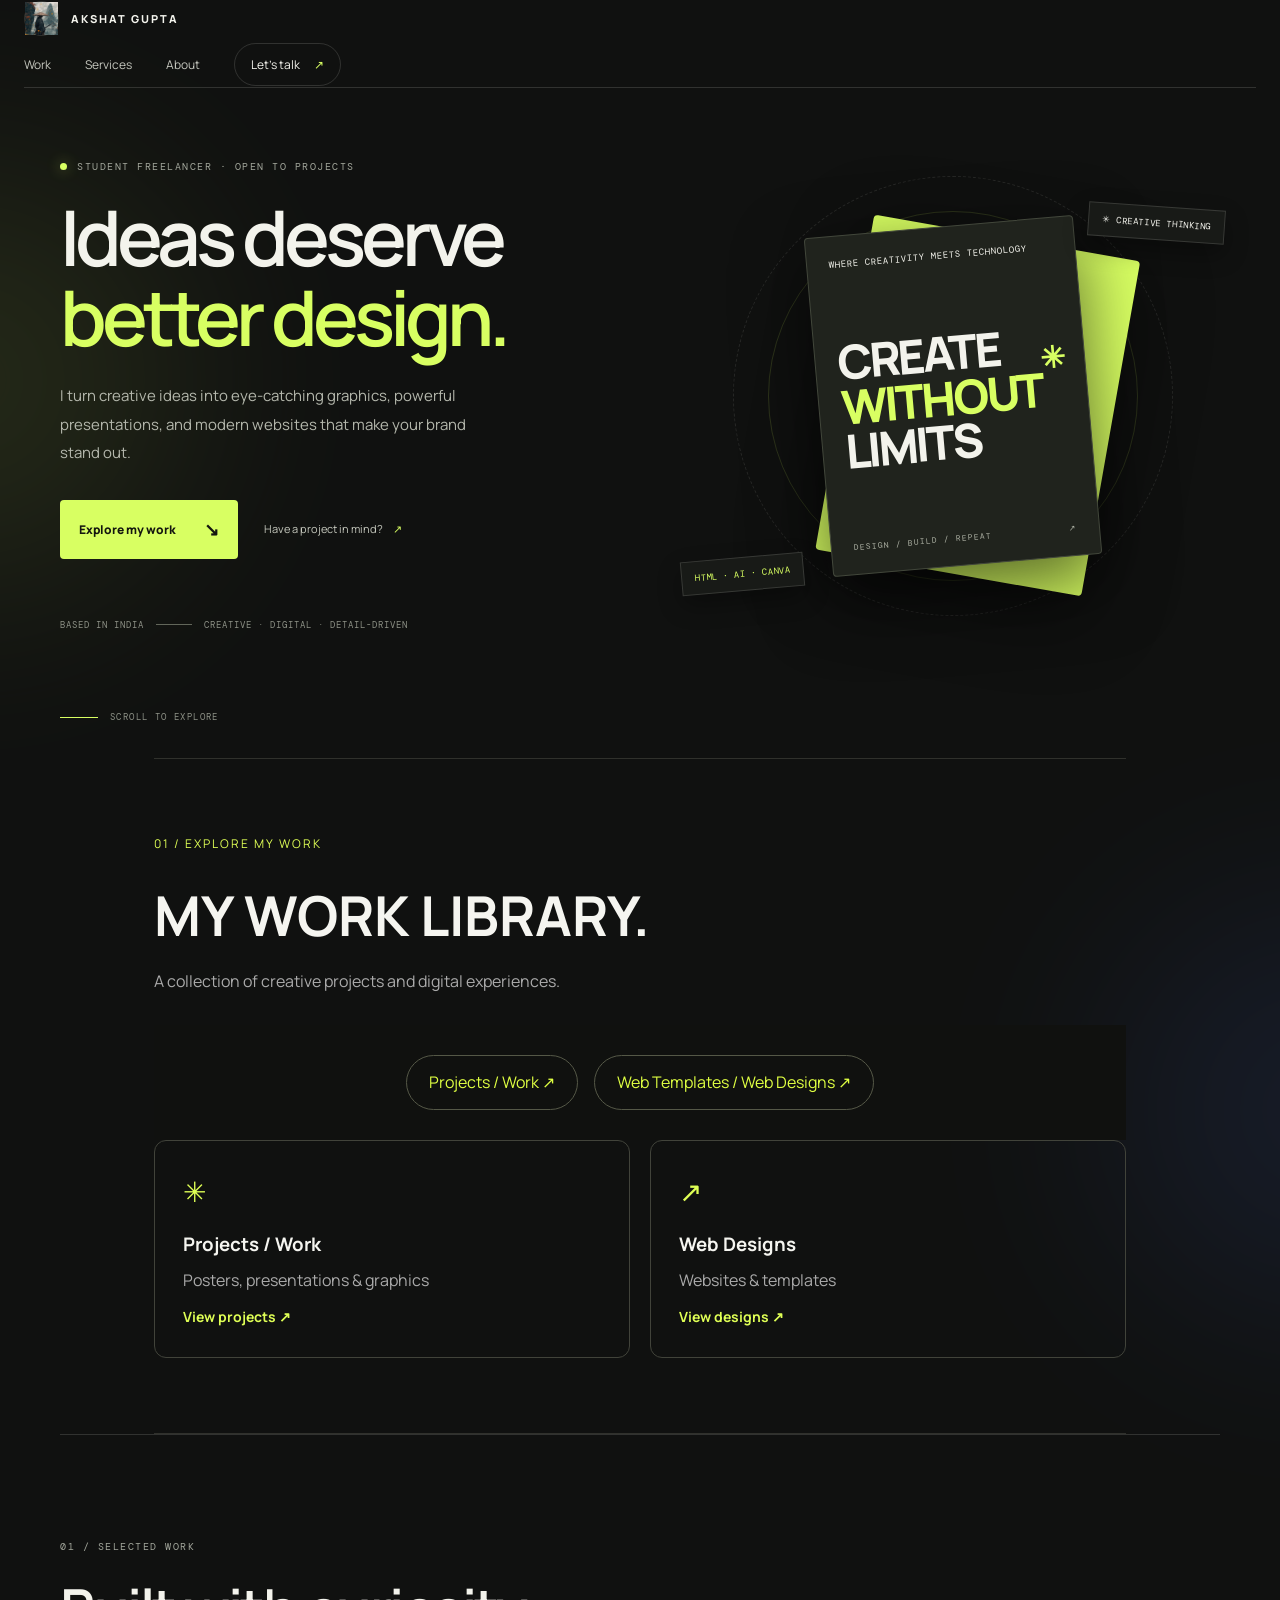
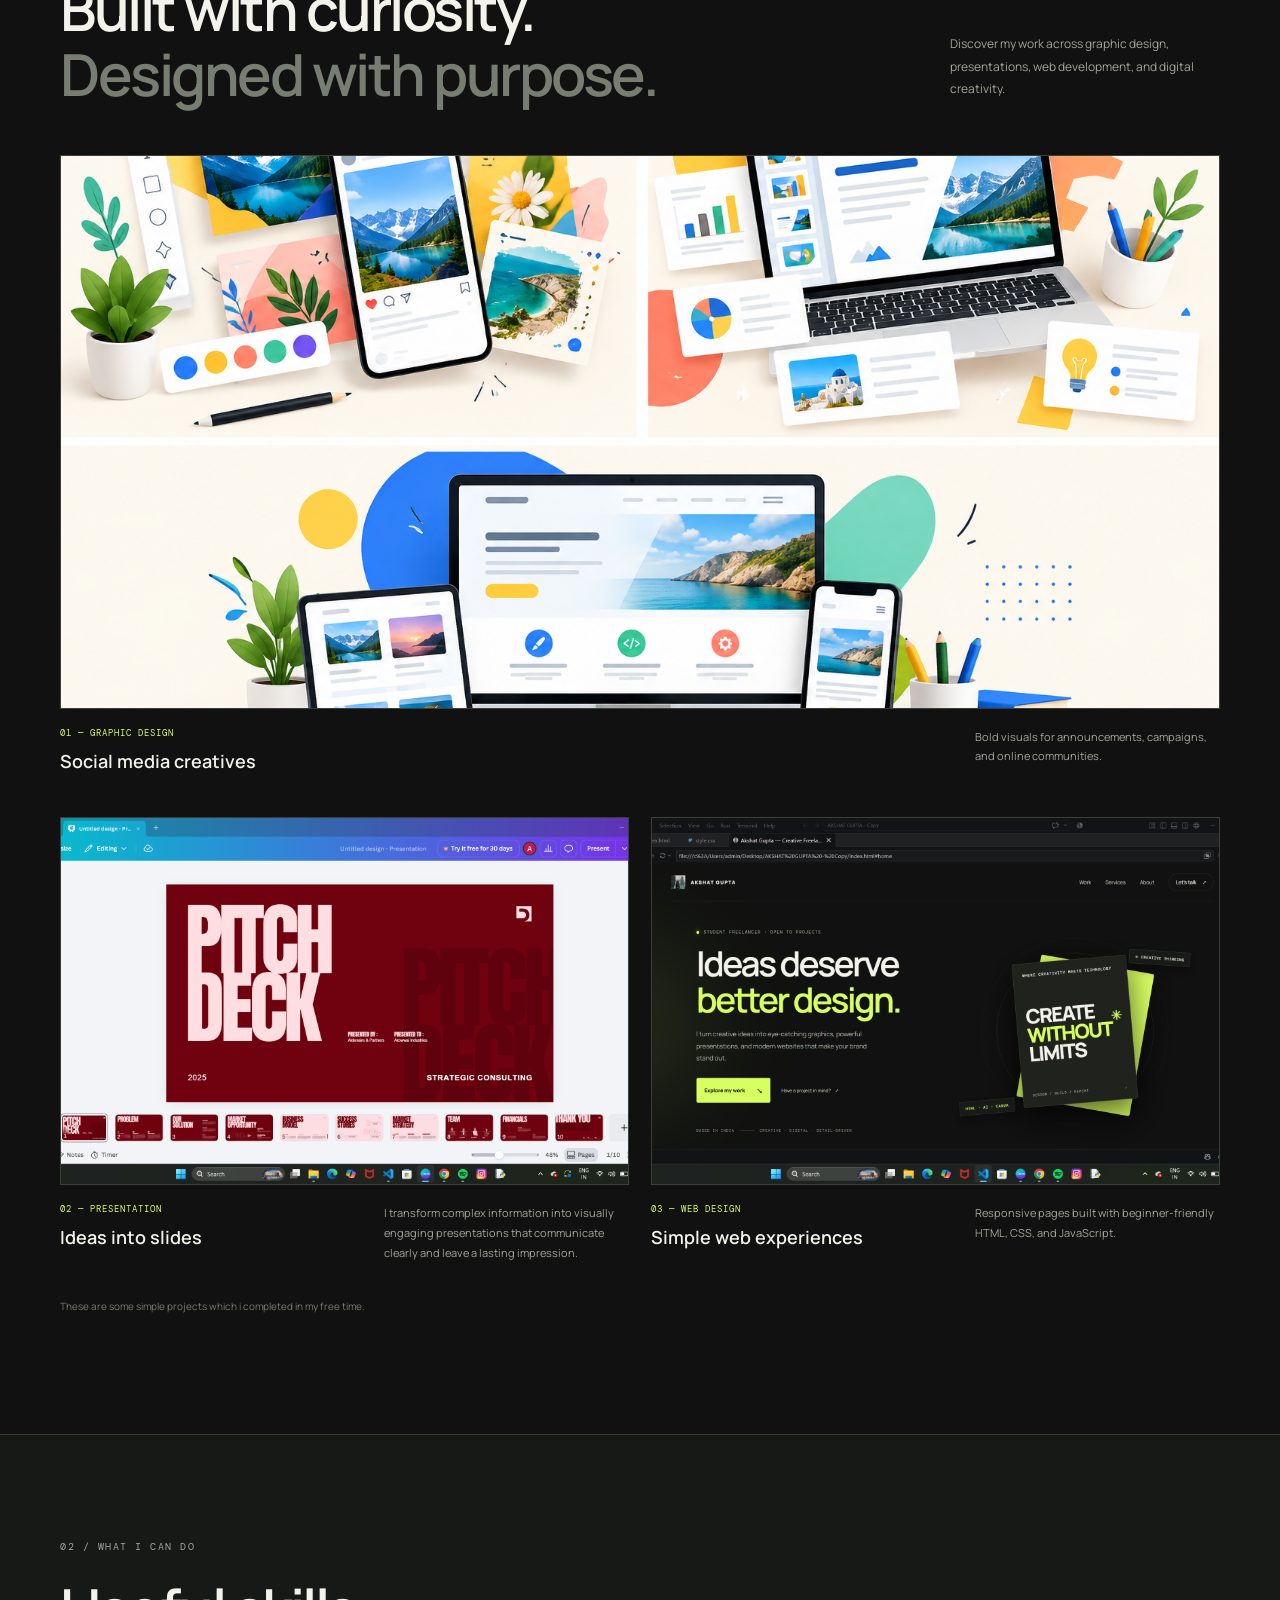
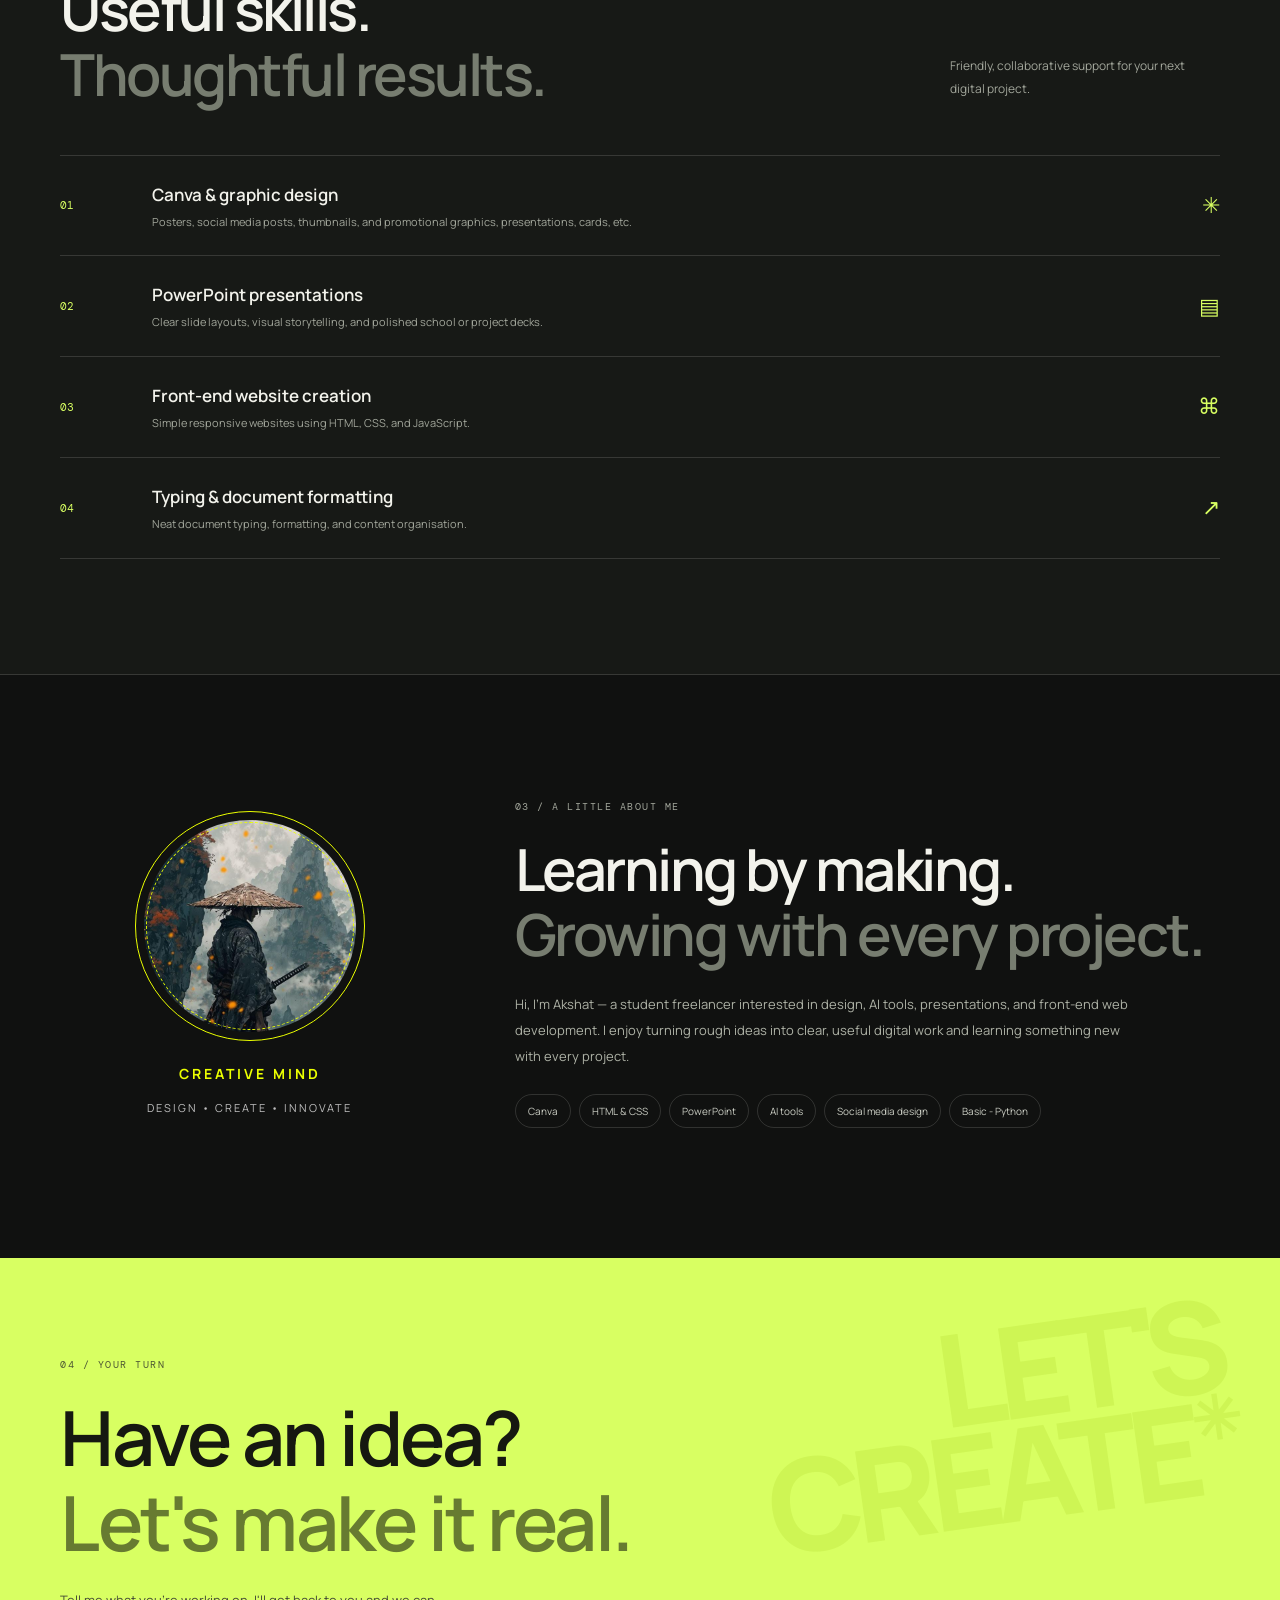
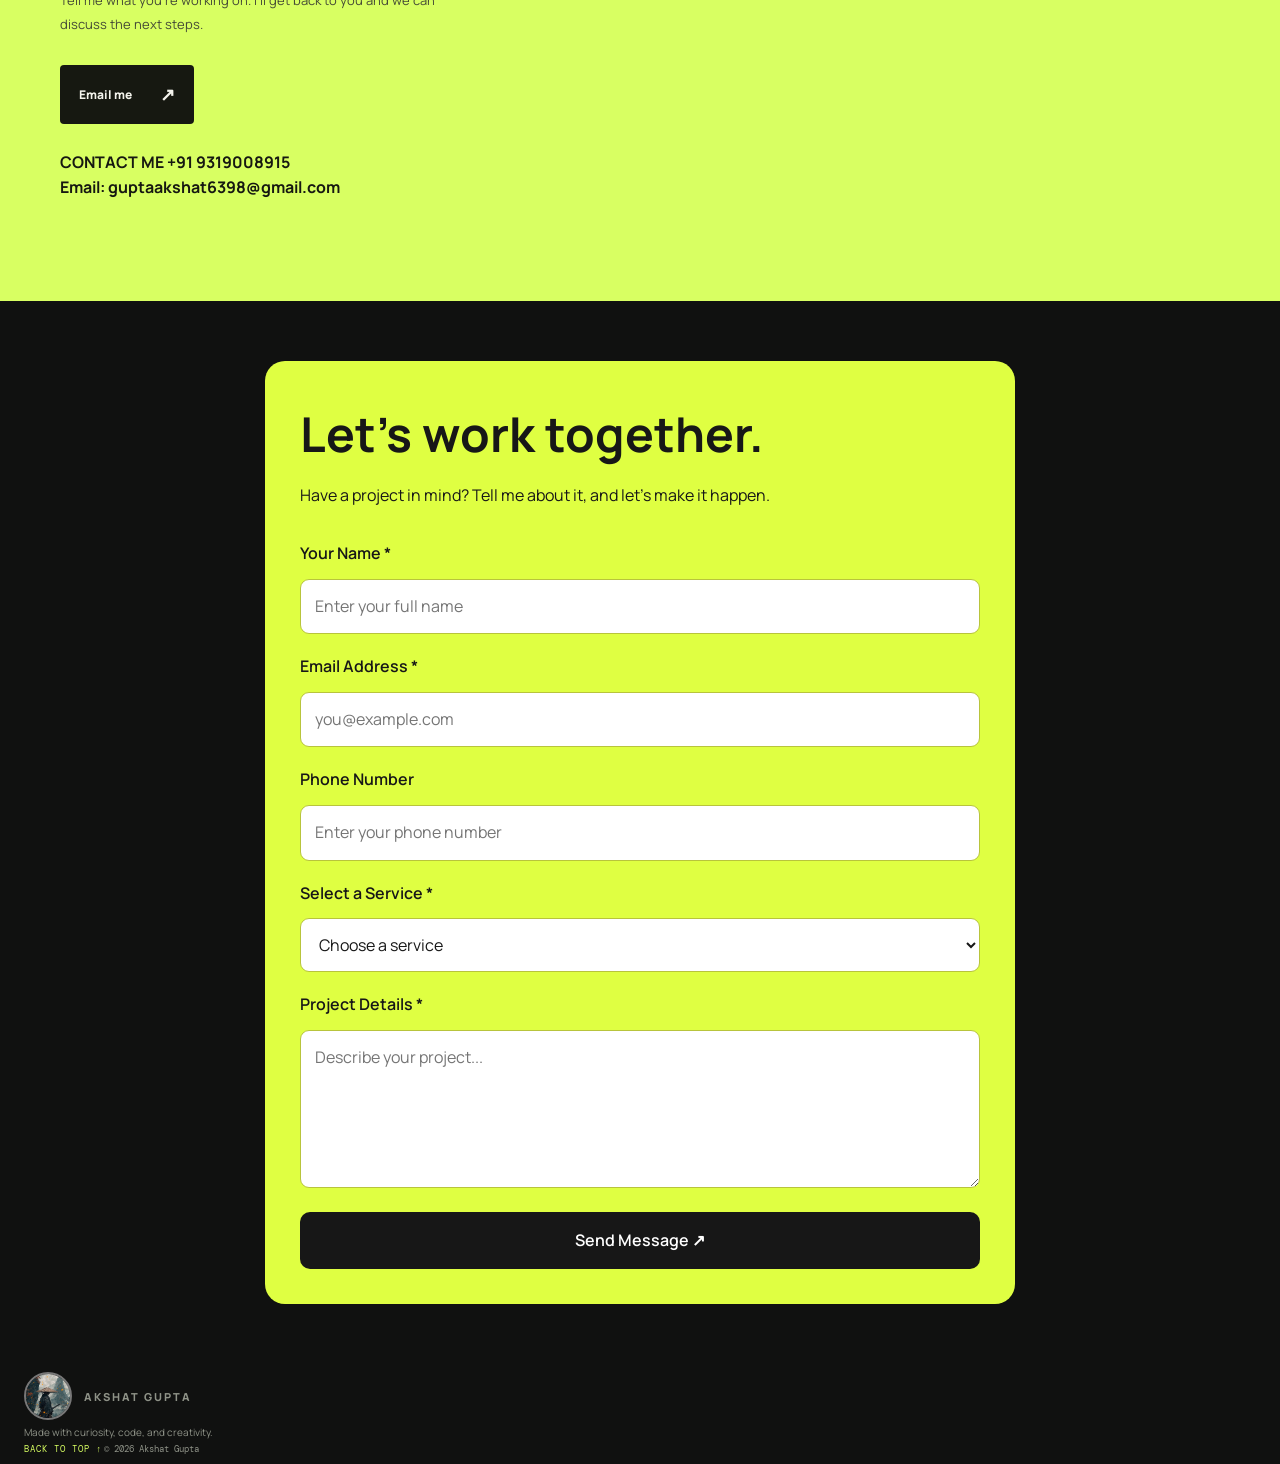
<file: index.html>
<!DOCTYPE html>
<html lang="en">
<head>
    <meta charset="UTF-8">
    <meta name="viewport" content="width=device-width, initial-scale=1.0">
    <title>Akshat Gupta Portfolio</title>
    <link rel="stylesheet" href="style.css">
    <meta name="google-site-verification" content="mgo-fHHVNF8zPMeT3bZPxCD4GeK4vBkFMND-iU8eOek" />
    <script async src="https://www.googletagmanager.com/gtm.js?id=GTM-N345JW74"></script>
    <script>
      window.dataLayer = window.dataLayer || [];
      function gtag(){dataLayer.push(arguments);}
      gtag('js', new Date());
    </script>
    
    <link rel="icon" type="image/jpeg" href="./favicon.jpeg">
    <link rel="apple-touch-icon" href="./favicon.jpeg">
    
</head>
<body>
    
    <div class="page-glow glow-one" aria-hidden="true"></div>
    <div class="page-glow glow-two" aria-hidden="true"></div>

    <header class="site-header"> <!-- This is the only header of the complete website. this header contain one Section(id section 1) -->
        <section id="section 1">
            <a id="section1(anchor1)" class="brand" href="#home">
                <span class="brand-mark">
                    <img src="new images/WhatsApp Image 2026-10-12 at 7.59.09 PM.jpeg" alt="Akshat Gupta"> <!-- This is profile image of Akshat Gupta. -->
                </span>
                <span>AKSHAT GUPTA</span>
            </a>
            <button class="menu-toggle" aria-label="Open navigation" aria-expanded="false">☰</button>
            <nav class="navigation" aria-label="Main navigation">
                <a id="section1(anchor2)" href="#work">Work</a>
                <a id="section1(anchor3)" href="#services">Services</a>
                <a id="section1(anchor4)" href="#about">About</a>
                <a id="section1(anchor5)" class="nav-contact" href="#contact">Let's talk <span>↗</span></a>
            </nav>
        </section>
    </header>

    <main>
        <section class="hero section-wrap" id="home"> <!-- This is first section in Main content.-->

            <div class="hero-copy reveal">
                <p class="eyebrow"><span class="status-dot"></span> STUDENT FREELANCER · OPEN TO PROJECTS</p>
                <h1>Ideas deserve  <span class="accent-word">better design.</span></h1>
                <p class="hero-description">I turn creative ideas into eye-catching graphics, powerful presentations, and modern websites that make your brand stand out.</p>
                <div class="hero-actions">
                    <a class="button button-primary" href="#work">Explore my work <span>↘</span></a>
                    <a class="text-link" href="#contact">Have a project in mind? <span>↗</span></a>
                </div>
                <div class="hero-meta"><span>BASED IN INDIA</span><span class="meta-line"></span><span>CREATIVE · DIGITAL · DETAIL-DRIVEN</span></div>
            </div>

            <div class="hero-art reveal" aria-label="Decorative creative design illustration">
                <div class="orbit orbit-one"></div>
                <div class="orbit orbit-two"></div>
                <div class="art-card card-back">
                    <span class="tiny-label">IDEA / 001</span>
                    <div class="back-shape"></div>
                </div>
                <div class="art-card card-front">
                    <span class="tiny-label">WHERE CREATIVITY MEETS TECHNOLOGY</span>
                    <div class="art-big-type">CREATE<br>
                        <span>WITHOUT</span><br>LIMITS
                        <span class="art-star">✳</span>
                    </div>
                    <div class="art-card-bottom">
                        <span>DESIGN / BUILD / REPEAT</span>
                        <span>↗</span>
                    </div>
                </div>
                <div class="floating-tag tag-top">✳ CREATIVE THINKING</div><div class="floating-tag tag-bottom">HTML · AI · CANVA</div>
            </div>

            <a class="scroll-cue" href="#work">
                <span class="scroll-line"></span> 
                SCROLL TO EXPLORE
            </a>

        </section>

            <!-- End of Main Section 1-->

        
        <!-- WORK LIBRARY -->
        <section class="work-library">   <!-- This is Section 2 in Main content. -->

            <p class="library-label">01 / EXPLORE MY WORK</p>
            <h2>MY WORK LIBRARY.</h2>
            <p class="library-description">
                A collection of creative projects and digital experiences.
            </p>

            <div class="library-links">
                <a href="projects.html">Projects / Work ↗</a>
                <a href="web-designs.html">Web Templates / Web Designs ↗</a>
            </div>

            

            <div class="library-buttons">
                <a href="projects.html" class="library-card">
                    <span>✳</span>
                    <h3>Projects / Work</h3>
                    <p>Posters, presentations & graphics</p>
                    <strong>View projects ↗</strong>
                </a>

            <a href="web-designs.html" class="library-card">
                <span>↗</span>
                <h3>Web Designs</h3>
                <p>Websites & templates</p>
                <strong>View designs ↗</strong>
            </a>
            </div>

        </section>
    

        <section class="work-section section-wrap" id="work"> <!-- This is Section 2 in Main content. -->

            <div class="section-heading reveal">
                <div>
                    <p class="eyebrow">01 / SELECTED WORK</p>
                    <h2>Built with curiosity.<br>
                        <span class="muted">Designed with purpose.</span>
                    </h2>
                </div>
                <p class="section-note">Discover my work across graphic design, presentations, web development, and digital creativity.</p>
            </div>

            <div class="project-grid">
                <article class="project-card project-wide reveal">
                    <a class="project-image image-poster" href="#contact" aria-label="Ask about social media poster design">
                        <img src="new images/image 1.png" alt="Abstract social media poster design preview">
                        <span class="image-arrow">↗</span>
                    </a>
                    <div class="project-info">
                        <div>
                        <p class="project-type">01 — GRAPHIC DESIGN</p>
                        <h3>Social media creatives</h3>
                        </div>
                        <p>Bold visuals for announcements, campaigns, and online communities.</p>
                    </div>
                </article>

                <article class="project-card reveal">
                    <a class="project-image image-presentation" href="#contact" aria-label="Ask about presentation design">
                        <img src="new images/presentation.png" alt="Presentation slide design preview">
                        <span class="image-arrow">↗</span>
                    </a>
                    <div class="project-info">
                        <div>
                            <p class="project-type">02 — PRESENTATION</p>
                            <h3>Ideas into slides</h3>
                        </div>
                        <p>I transform complex information into visually engaging presentations that communicate clearly and leave a lasting impression.</p>
                    </div>
                </article>

                <article class="project-card reveal">
                    <a class="project-image image-web" href="#contact" aria-label="Ask about website design">
                        <img src="new images/work1.png" alt="Website layout design preview">
                        <span class="image-arrow">↗</span>
                    </a>
                    <div class="project-info">
                        <div>
                            <p class="project-type">03 — WEB DESIGN</p>
                            <h3>Simple web experiences</h3>
                        </div>
                        <p>Responsive pages built with beginner-friendly HTML, CSS, and JavaScript.</p>
                    </div>
                </article>
            </div>

            <p class="portfolio-disclaimer reveal">These are some simple projects which i completed in my free time.</p>

        </section>

            <!-- This is end of Main Section 2.-->

        <section class="services-section" id="services"> <!-- This is Section 3 in Main contant.-->

            <div class="section-wrap">

                <div class="section-heading reveal">
                    <div>
                        <p class="eyebrow">02 / WHAT I CAN DO</p>
                        <h2>Useful skills.<br>
                            <span class="muted">Thoughtful results.</span>
                        </h2>
                    </div>
                    <p class="section-note">Friendly, collaborative support for your next digital project.</p>
                </div>

                <div class="services-list">
                    <article class="service-row reveal">
                        <span class="service-number">01</span>
                        <div>
                            <h3>Canva & graphic design</h3>
                            <p>Posters, social media posts, thumbnails, and promotional graphics, presentations, cards, etc.</p>
                        </div>
                        <span class="service-icon">✳</span>
                    </article>

                    <article class="service-row reveal">
                        <span class="service-number">02</span>
                        <div>
                            <h3>PowerPoint presentations</h3>
                             <p>Clear slide layouts, visual storytelling, and polished school or project decks.</p>
                        </div>
                        <span class="service-icon">▤</span>
                    </article>

                    <article class="service-row reveal">
                        <span class="service-number">03</span>
                        <div>
                            <h3>Front-end website creation</h3>
                            <p>Simple responsive websites using HTML, CSS, and  JavaScript.</p>
                        </div>
                        <span class="service-icon">⌘</span>
                    </article>

                    <article class="service-row reveal">
                        <span class="service-number">04</span>
                        <div>
                            <h3>Typing & document formatting</h3>
                            <p>Neat document typing, formatting, and content organisation.</p>
                        </div>
                        <span class="service-icon">↗</span>
                    </article>
                </div>

            </div>
        </section>

            <!-- This is end of Main Section 3.-->

        <section class="about-section section-wrap" id="about">  <!-- This is Section 4 in Main content.-->
            <div class="profile-showcase">
                <div class="profile-ring">
                <img src="new images/WhatsApp Image 2026-10-12 at 7.59.09 PM.jpeg"alt="Akshat Gupta profile photo">
            </div>

            <p>CREATIVE MIND</p>
            <span>DESIGN • CREATE • INNOVATE</span>
            </div>

            <div class="about-copy reveal">
                <p class="eyebrow">03 / A LITTLE ABOUT ME</p>
                <h2>Learning by making.<br>
                    <span class="muted">Growing with every project.</span>
                </h2>
                <p>Hi, I'm Akshat — a student freelancer interested in design, AI tools, presentations, and front-end web development. I enjoy turning rough ideas into clear, useful digital work and learning something new with every project.</p>
                <div class="skill-chips">
                    <span>Canva</span>
                    <span>HTML & CSS</span>
                    <span>PowerPoint</span>
                    <span>AI tools</span>
                    <span>Social media design</span>
                    <span>Basic - Python</span>
                </div>
            </div>

        </section>     
        
            <!-- This is end of Main Section 4.-->

        <section class="contact-section" id="contact">    <!-- This is Section 5 in Main content.-->
            
            <div class="section-wrap contact-inner reveal">
                <p class="eyebrow">04 / YOUR TURN</p>
                <h2>Have an idea?<br><span class="accent-word">Let's make it real.</span></h2>
                <p class="contact-copy">Tell me what you're working on. I'll get back to you and we can discuss the next steps.</p>
                <a class="button button-light" href="mailto:your.guptaakshat6398@gmail.com?subject=Freelance%20project%20enquiry">Email me <span>↗</span></a>
                <br>
                <br>
                <p ><strong> CONTACT ME +91 9319008915 <br> Email: guptaakshat6398@gmail.com </strong></p>
            </div>

            <div class="contact-decoration" aria-hidden="true">LET'S<br>CREATE<span>✳</span></div>

        </section>

            <!-- This is end of Main Section 5. -->

        <section id="contact-form" class="contact-form-section">  <!-- This is Section 6 in Main content.-->

            <h2>Let's work together.</h2>
            <p>Have a project in mind? Tell me about it, and let's make it happen.</p>

            
            <form
                action="https://formsubmit.co/guptaakshat6398@gmail.com"
                method="POST"
>
            <input type="hidden" name="_subject" value="New Portfolio Inquiry">
            <input type="hidden" name="_template" value="table">

            <input type="hidden" name="_subject" value="New Portfolio Project Inquiry">
            <input type="hidden" name="_captcha" value="true">

            <label for="name">Your Name *</label>
            <input type="text" id="name" name="name"
                   placeholder="Enter your full name" required>

            <label for="email">Email Address *</label>
            <input type="email" id="email" name="email"
                   placeholder="you@example.com" required>

            <label for="phone">Phone Number</label>
            <input type="tel" id="phone" name="phone"
                   placeholder="Enter your phone number">

            <label for="service">Select a Service *</label>
            <select id="service" name="service" required>
                <option value="">Choose a service</option>
                <option>Canva & Graphic Design</option>
                <option>PowerPoint Presentation</option>
                <option>Social Media Design</option>
                <option>Website Creation</option>
                <option>Typing & Document Formatting</option>
                <option>AI-related Work</option>
                <option>Other</option>
            </select>

            <label for="message">Project Details *</label>
            <textarea id="message" name="message" rows="5"placeholder="Describe your project..." required></textarea>

            <button type="submit">Send Message ↗</button>
            </form>

        </section>

            <!-- This is end of Section 6 in Main content. -->

    </main>

    <footer class="site-footer">

        <section> <!-- this is Section 1 in Footer.-->
            <a class="brand" href="#home">
                <img src="new images/WhatsApp Image 2026-10-12 at 7.59.09 PM.jpeg" alt="Akshat Gupta" class="brand-photo">
                <span>AKSHAT GUPTA</span>
            </a>
            <p>Made with curiosity, code, and creativity.</p>
            <a href="#home" class="back-top">BACK TO TOP ↑</a>
            <small>© 
                <span id="year">2026</span> 
                Akshat Gupta
            </small>
        </section> <!-- This is end of Footer Section 1 -->
    
    </footer>

    <script src="script.js"></script>

</body>
</html>
</file>
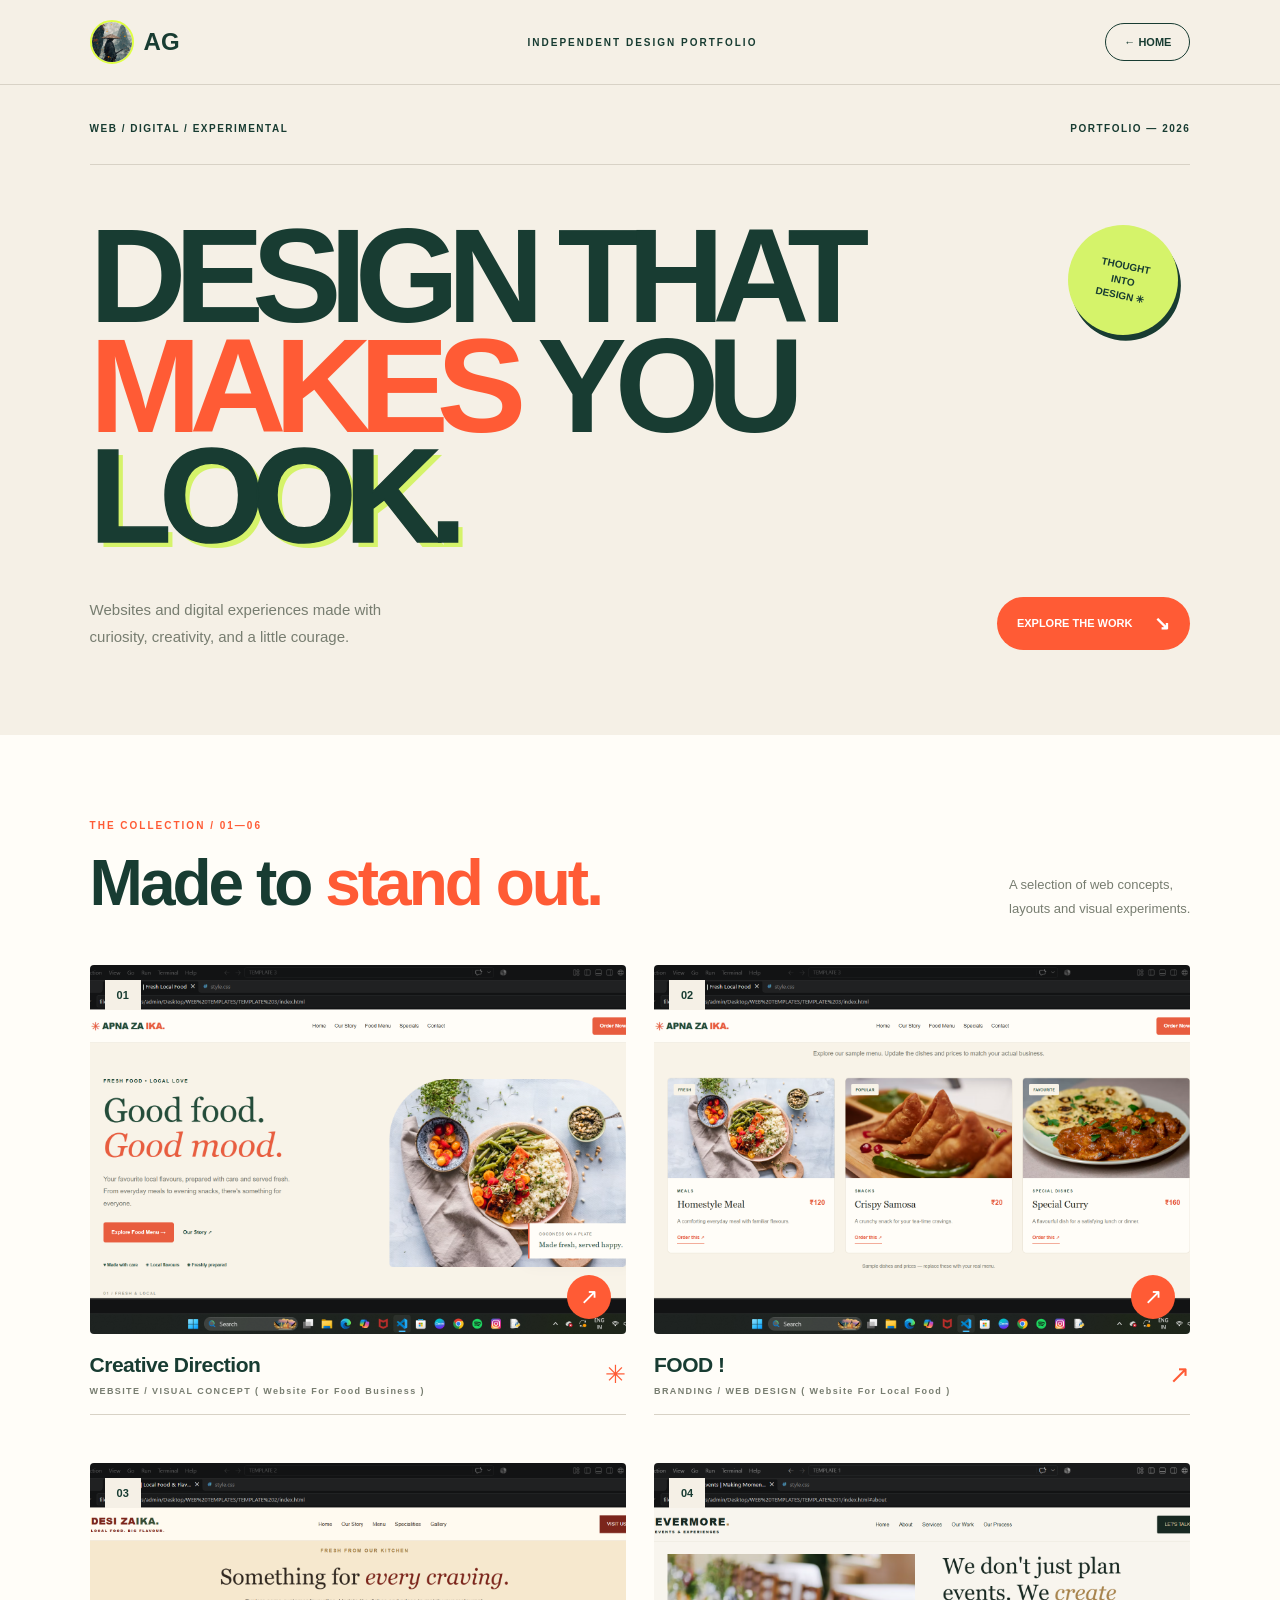
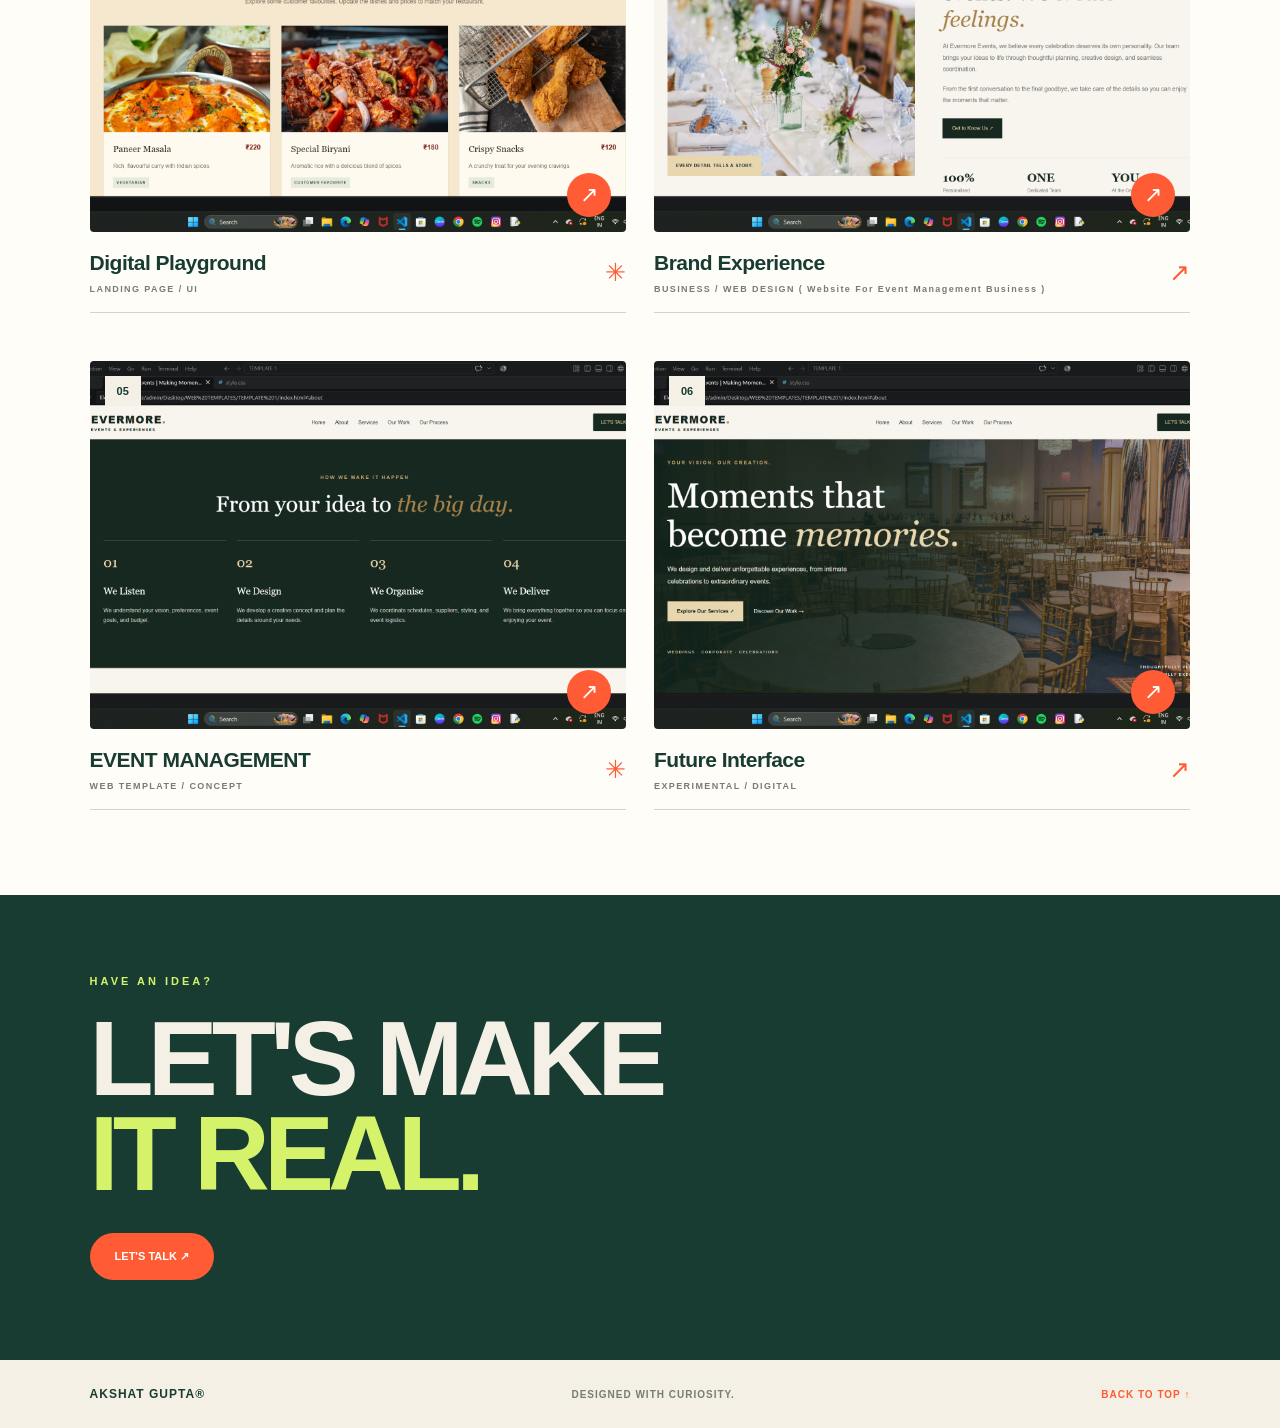
<file: web-designs.html>
<!DOCTYPE html>
<html lang="en">
<head>
    <meta charset="UTF-8">
    <meta name="viewport" content="width=device-width, initial-scale=1.0">

    <title>Web Designs | Akshat Gupta</title>

    <link rel="stylesheet" href="web-designs.css">
</head>

<body>

    <!-- NAVIGATION -->
    <header class="navbar">
        
        <a href="#home" class="logo">
            <img src="new images/WhatsApp Image 2026-10-12 at 7.59.09 PM.jpeg" alt="My profile photo" class="profile-img">
            <span>AG</span>
        </a>


        <p class="nav-label">INDEPENDENT DESIGN PORTFOLIO</p>

        <a href="index.html" class="back-link">
            ← HOME
        </a>
    </header>


    <!-- HERO SECTION -->
    <main>

        <section class="hero">

            <div class="hero-top">
                <span>WEB / DIGITAL / EXPERIMENTAL</span>
                <span>PORTFOLIO — 2026</span>
            </div>

            <h1>
                DESIGN THAT<br>
                <span>MAKES</span> YOU<br>
                <span class="different">LOOK.</span>
            </h1>

            <div class="hero-bottom">
                <p>
                    Websites and digital experiences made with
                    curiosity, creativity, and a little courage.
                </p>

                <a href="#designs" class="explore">
                    EXPLORE THE WORK
                    <span>↘</span>
                </a>
            </div>

            <div class="hero-stamp">
                <span>THOUGHT</span>
                <span>INTO</span>
                <span>DESIGN ✳</span>
            </div>

        </section>


        <!-- DESIGN GALLERY -->
        <section class="work-section" id="designs">

            <div class="section-top">
                <div>
                    <p class="eyebrow">THE COLLECTION / 01—06</p>
                    <h2>Made to <span>stand out.</span></h2>
                </div>

                <p class="section-note">
                    A selection of web concepts,<br>
                    layouts and visual experiments.
                </p>
            </div>


            <div class="gallery">

                <!-- DESIGN 01 -->
                <article class="work-card">
                    <a href="web images/Screenshot (21).png" target="_blank">
                        <div class="image-wrap">
                            <img src="web images/Screenshot (21).png"
                                 alt="Creative website design">
                            <span class="image-number">01</span>
                            <span class="image-arrow">↗</span>
                        </div>
                    </a>

                    <div class="work-info">
                        <div>
                            <h3>Creative Direction</h3>
                            <p>WEBSITE / VISUAL CONCEPT  ( Website For Food Business )</p>
                        </div>
                        <span class="work-symbol">✳</span>
                    </div>
                </article>


                <!-- DESIGN 02 -->
                <article class="work-card">
                    <a href="web images/Screenshot (22).png" target="_blank">
                        <div class="image-wrap">
                            <img src="web images/Screenshot (22).png"
                                 alt="Personal portfolio website">
                            <span class="image-number">02</span>
                            <span class="image-arrow">↗</span>
                        </div>
                    </a>

                    <div class="work-info">
                        <div>
                            <h3>FOOD !</h3>
                            <p>BRANDING / WEB DESIGN ( Website For Local Food )</p>
                        </div>
                        <span class="work-symbol">↗</span>
                    </div>
                </article>


                <!-- DESIGN 03 -->
                <article class="work-card">
                    <a href="web images/Screenshot (24).png" target="_blank">
                        <div class="image-wrap">
                            <img src="web images/Screenshot (24).png"
                                 alt="Modern landing page">
                            <span class="image-number">03</span>
                            <span class="image-arrow">↗</span>
                        </div>
                    </a>

                    <div class="work-info">
                        <div>
                            <h3>Digital Playground</h3>
                            <p>LANDING PAGE / UI</p>
                        </div>
                        <span class="work-symbol">✳</span>
                    </div>
                </article>


                <!-- DESIGN 04 -->
                <article class="work-card">
                    <a href="web images/Screenshot (28).png" target="_blank">
                        <div class="image-wrap">
                            <img src="web images/Screenshot (28).png"
                                 alt="Business website concept">
                            <span class="image-number">04</span>
                            <span class="image-arrow">↗</span>
                        </div>
                    </a>

                    <div class="work-info">
                        <div>
                            <h3>Brand Experience</h3>
                            <p>BUSINESS / WEB DESIGN ( Website For Event Management Business )</p>
                        </div>
                        <span class="work-symbol">↗</span>
                    </div>
                </article>


                <!-- DESIGN 05 -->
                <article class="work-card">
                    <a href="web images/Screenshot (30).png" target="_blank">
                        <div class="image-wrap">
                            <img src="web images/Screenshot (30).png"
                                 alt="Creative web template">
                            <span class="image-number">05</span>
                            <span class="image-arrow">↗</span>
                        </div>
                    </a>

                    <div class="work-info">
                        <div>
                            <h3>EVENT MANAGEMENT </h3>
                            <p>WEB TEMPLATE / CONCEPT</p>
                        </div>
                        <span class="work-symbol">✳</span>
                    </div>
                </article>


                <!-- DESIGN 06 -->
                <article class="work-card">
                    <a href="web images/Screenshot (27).png" target="_blank">
                        <div class="image-wrap">
                            <img src="web images/Screenshot (27).png"
                                 alt="Experimental website design">
                            <span class="image-number">06</span>
                            <span class="image-arrow">↗</span>
                        </div>
                    </a>

                    <div class="work-info">
                        <div>
                            <h3>Future Interface</h3>
                            <p>EXPERIMENTAL / DIGITAL</p>
                        </div>
                        <span class="work-symbol">↗</span>
                    </div>
                </article>

            </div>

        </section>


        <!-- CONTACT STRIP -->
        <section class="contact-strip">
            <p>HAVE AN IDEA?</p>

            <h2>LET'S MAKE<br>
                <span>IT REAL.</span>
            </h2>

            <a href="index.html#contact" class="contact-button">
                LET'S TALK ↗
            </a>
        </section>

    </main>


    <!-- FOOTER -->
    <footer class="footer">
        <a href="index.html" class="footer-brand">AKSHAT GUPTA®</a>

        <p>DESIGNED WITH CURIOSITY.</p>

        <a href="#top" onclick="window.scrollTo({top:0,behavior:'smooth'}); return false;">
            BACK TO TOP ↑
        </a>
    </footer>

</body>
</html>
</file>
<file: style.css>
/* 1. BASIC SETTINGS */
@import url('https://fonts.googleapis.com/css2?family=DM+Mono:wght@400;500&family=Manrope:wght@400;500;600;700;800&display=swap');
:root { --bg:#101110; --panel:#181a17; --text:#f3f3ec; --muted:#a2a69b; --accent:#d8ff62; --line:rgba(243,243,236,.14); --mono:'DM Mono',monospace; --font:'Manrope',Arial,sans-serif; }
* { box-sizing:border-box; margin:0; padding:0; }
html { scroll-behavior:smooth; scroll-padding-top:90px; }
body { background:var(--bg); color:var(--text); font-family:var(--font); line-height:1.6; overflow-x:hidden; }
a { color:inherit; text-decoration:none; }
img { display:block; width:100%; }
button { font:inherit; }
::selection { background:var(--accent); color:var(--bg); }
.page-glow { position:absolute; width:420px; height:420px; border-radius:50%; filter:blur(110px); opacity:.10; pointer-events:none; z-index:-1; }
.glow-one { top:170px; left:-240px; background:#d8ff62; }.glow-two { top:900px; right:-250px; background:#547dff; }
.section-wrap { width:min(1160px, calc(100% - 48px)); margin:0 auto; }
/* 2. HEADER AND NAVIGATION */
.site-header { width:min(1280px, calc(100% - 48px)); height:88px; margin:auto; display:flex; justify-content:space-between; align-items:center; border-bottom:1px solid var(--line); position:relative; z-index:10; }
.brand { display:inline-flex; align-items:center; gap:12px; font-size:11px; letter-spacing:2px; font-weight:800; }
.brand-mark { width:35px; height:35px; display:grid; place-items:center; border:1px solid var(--line); border-radius:50%; font-size:18px; letter-spacing:-2px; }.brand-mark span { color:var(--accent); }
.navigation { display:flex; align-items:center; gap:34px; font-size:12px; color:#c5c7be; }.navigation a { transition:color .25s ease; }.navigation a:hover { color:var(--accent); }.navigation .nav-contact { border:1px solid var(--line); padding:11px 16px; border-radius:30px; color:var(--text); }.nav-contact span { color:var(--accent); margin-left:12px; }
.menu-toggle { display:none; color:var(--text); background:transparent; border:0; font-size:24px; cursor:pointer; }
/* 3. HERO */
.hero { min-height:670px; display:grid; grid-template-columns:1.08fr .92fr; align-items:center; padding-top:45px; padding-bottom:100px; position:relative; }
.eyebrow { font:10px var(--mono); letter-spacing:1.5px; color:var(--muted); display:flex; align-items:center; gap:10px; margin-bottom:24px; }.status-dot { width:7px; height:7px; border-radius:50%; background:var(--accent); box-shadow:0 0 14px #d8ff6277; }
h1 { font-size:clamp(46px,6vw,82px); line-height:1.04; letter-spacing:-5px; font-weight:600; }.accent-word { color:var(--accent); }.hero-description { color:#b4b7ac; max-width:430px; font-size:15px; line-height:1.9; margin-top:25px; }
.hero-actions { display:flex; align-items:center; flex-wrap:wrap; gap:26px; margin-top:32px; }.button { display:inline-flex; align-items:center; gap:28px; padding:15px 19px; border-radius:4px; font-size:12px; font-weight:800; transition:transform .25s,background .25s; }.button:hover { transform:translateY(-3px); }.button-primary { background:var(--accent); color:#14160f; }.button span { font-size:18px; }.text-link { font-size:11px; color:#c6c9be; }.text-link span { color:var(--accent); margin-left:8px; }.hero-meta { display:flex; align-items:center; gap:12px; margin-top:60px; font:9px var(--mono); letter-spacing:1px; color:#8d9186; }.meta-line { width:36px; height:1px; background:#62665a; }
.hero-art { min-height:470px; display:grid; place-items:center; position:relative; }.orbit { position:absolute; width:370px; height:370px; border:1px solid rgba(216,255,98,.15); border-radius:50%; animation:spin 32s linear infinite; }.orbit-two { width:440px; height:440px; border-style:dashed; border-color:rgba(243,243,236,.10); animation-direction:reverse; animation-duration:50s; }.art-card { width:270px; height:340px; position:absolute; padding:22px; border-radius:4px; }.card-back { background:#d8ff62; color:#161811; transform:rotate(10deg) translate(26px,5px); box-shadow:0 20px 80px #0007; }.card-front { background:#20231d; border:1px solid #42473b; transform:rotate(-5deg); box-shadow:0 25px 70px #0009; display:flex; flex-direction:column; justify-content:space-between; }.tiny-label { font:9px var(--mono); letter-spacing:1px; }.back-shape { position:absolute; inset:55px 30px 30px; border:2px solid #161811; border-radius:50%; }.back-shape:before,.back-shape:after { content:''; position:absolute; inset:22px -12px; border:2px solid #161811; border-radius:50%; transform:rotate(55deg); }.back-shape:after { transform:rotate(-55deg); }.art-big-type { font-size:47px; font-weight:800; line-height:.95; letter-spacing:-3px; margin:auto 0; position:relative; }.art-big-type span:not(.art-star) { color:var(--accent); }.art-star { position:absolute; right:0; top:22px; color:var(--accent); font-size:30px; animation:pulse 3s ease-in-out infinite; }.art-card-bottom { display:flex; justify-content:space-between; font:8px var(--mono); letter-spacing:1px; color:#aeb2a5; }.floating-tag { position:absolute; z-index:2; padding:10px 13px; border:1px solid var(--line); background:#181a17; font:9px var(--mono); letter-spacing:.6px; box-shadow:0 10px 25px #0005; }.tag-top { top:45px; right:-5px; transform:rotate(4deg); }.tag-bottom { bottom:40px; left:-5px; transform:rotate(-5deg); color:var(--accent); }.scroll-cue { position:absolute; bottom:35px; left:0; display:flex; align-items:center; gap:12px; color:#8e9287; font:9px var(--mono); letter-spacing:1.4px; }.scroll-line { width:38px; height:1px; background:var(--accent); }
/* 4. PROJECTS */
.work-section { padding-top:105px; padding-bottom:120px; border-top:1px solid var(--line); }.section-heading { display:flex; justify-content:space-between; align-items:flex-end; gap:30px; margin-bottom:48px; }.section-heading h2,.about-copy h2,.contact-inner h2 { font-size:clamp(36px,4.6vw,58px); line-height:1.12; letter-spacing:-2.5px; font-weight:600; }.muted { color:#777d70; }.section-note { max-width:270px; color:var(--muted); font-size:12px; line-height:1.9; padding-bottom:6px; }.project-grid { display:grid; grid-template-columns:1fr 1fr; gap:42px 22px; }.project-wide { grid-column:1 / -1; }.project-image { display:block; position:relative; overflow:hidden; background:#1c2118; border:1px solid var(--line); }.project-image img { width:100%; aspect-ratio:1.55; object-fit:cover; transition:transform .6s cubic-bezier(.2,.8,.2,1); }.project-wide .project-image img { aspect-ratio:2.1; }.project-image:hover img { transform:scale(1.035); }.image-arrow { position:absolute; right:16px; top:16px; display:grid; place-items:center; width:36px; height:36px; background:var(--accent); color:#101110; border-radius:50%; font-size:18px; transform:translateY(8px); opacity:0; transition:all .25s; }.project-image:hover .image-arrow { opacity:1; transform:translateY(0); }.project-info { display:flex; justify-content:space-between; gap:22px; padding-top:18px; }.project-type { color:var(--accent); font:9px var(--mono); letter-spacing:1px; margin-bottom:8px; }.project-info h3 { font-size:18px; font-weight:600; }.project-info > p { max-width:245px; color:var(--muted); font-size:11px; line-height:1.8; }.portfolio-disclaimer { color:#777d70; font-size:10px; margin-top:35px; }
/* 5. SERVICES */
.services-section { background:#171916; border-top:1px solid var(--line); border-bottom:1px solid var(--line); padding:105px 0 115px; }.services-list { border-top:1px solid var(--line); }.service-row { display:grid; grid-template-columns:70px 1fr 40px; align-items:center; gap:22px; padding:25px 0; border-bottom:1px solid var(--line); transition:padding .25s; }.service-row:hover { padding-left:10px; }.service-number { font:11px var(--mono); color:var(--accent); }.service-row h3 { font-size:17px; font-weight:600; margin-bottom:5px; }.service-row p { color:var(--muted); font-size:11px; }.service-icon { color:var(--accent); font-size:22px; text-align:right; }
/* 6. ABOUT */
.about-section { display:grid; grid-template-columns:.7fr 1.3fr; gap:75px; align-items:center; padding-top:125px; padding-bottom:130px; }.about-stamp { width:210px; height:210px; border:1px solid #4d5343; border-radius:50%; display:flex; flex-direction:column; justify-content:center; align-items:center; text-align:center; color:var(--accent); font:12px var(--mono); letter-spacing:2px; position:relative; transform:rotate(-9deg); }.about-stamp:before { content:''; position:absolute; inset:12px; border:1px dashed #4d5343; border-radius:50%; }.about-stamp b { font-size:34px; font-weight:400; margin-top:9px; }.about-copy > p:not(.eyebrow) { max-width:620px; color:#aeb2a6; font-size:13px; line-height:2; margin-top:24px; }.skill-chips { display:flex; flex-wrap:wrap; gap:8px; margin-top:25px; }.skill-chips span { border:1px solid var(--line); padding:8px 12px; border-radius:30px; color:#c9ccc2; font-size:10px; }
/* 7. CONTACT AND FOOTER */
.contact-section { background:var(--accent); color:#161811; position:relative; overflow:hidden; }.contact-inner { padding-top:100px; padding-bottom:100px; position:relative; z-index:2; }.contact-inner .eyebrow { color:#4e5834; }.contact-inner h2 { font-size:clamp(44px,6vw,76px); }.contact-inner .accent-word { color:#677b31; }.contact-copy { max-width:410px; color:#454b36; font-size:13px; line-height:1.9; margin:23px 0 28px; }.button-light { background:#161811; color:#f3f3ec; }.contact-reminder { margin-top:18px; font-size:10px; color:#596044; }.contact-decoration { position:absolute; right:4%; top:10%; font-size:clamp(60px,10vw,140px); line-height:.8; letter-spacing:-10px; font-weight:800; color:#c9f04e; transform:rotate(-8deg); text-align:right; opacity:.65; }.contact-decoration span { display:inline-block; font-size:60px; vertical-align:top; animation:spin 25s linear infinite; }.site-footer { width:min(1280px, calc(100% - 48px)); margin:auto; min-height:100px; display:flex; align-items:center; justify-content:space-between; gap:20px; flex-wrap:wrap; color:#8e9287; font-size:10px; }.site-footer p { font-size:10px; }.site-footer small { font:9px var(--mono); }.back-top { font:9px var(--mono); letter-spacing:1px; color:var(--accent); }
/* 8. ANIMATIONS */
.reveal { opacity:0; transform:translateY(22px); transition:opacity .7s ease, transform .7s ease; }.reveal.visible { opacity:1; transform:translateY(0); }
@keyframes spin { to { transform:rotate(360deg); } }@keyframes pulse { 0%,100% { transform:rotate(0) scale(1); } 50% { transform:rotate(18deg) scale(1.15); } }
/* 9. MOBILE LAYOUT */
@media (max-width:800px) { .hero { grid-template-columns:1fr; padding-top:85px; padding-bottom:95px; }.hero-art { margin-top:35px; min-height:430px; }.hero-copy { position:relative; z-index:2; }.hero-meta { margin-top:38px; }.section-heading { align-items:flex-start; flex-direction:column; }.section-note { max-width:430px; }.about-section { grid-template-columns:1fr; gap:45px; }.about-stamp { width:160px; height:160px; }.contact-decoration { right:-30px; top:58%; opacity:.45; }.site-footer { padding:25px 0; } }
@media (max-width:560px) { .section-wrap,.site-header,.site-footer { width:calc(100% - 34px); }.site-header { height:72px; }.menu-toggle { display:block; }.navigation { display:none; position:absolute; top:71px; left:0; right:0; background:#181a17; border:1px solid var(--line); padding:20px; flex-direction:column; align-items:stretch; gap:20px; }.navigation.open { display:flex; }.navigation .nav-contact { text-align:center; }.hero { padding-top:65px; min-height:auto; }.eyebrow { font-size:9px; }.hero h1 { letter-spacing:-3px; font-size:clamp(43px,13vw,64px); }.hero-description { font-size:13px; }.hero-actions { align-items:flex-start; flex-direction:column; gap:18px; }.hero-art { min-height:370px; transform:scale(.85); margin:0 -25px; }.orbit { width:300px; height:300px; }.orbit-two { width:350px; height:350px; }.art-card { width:230px; height:300px; }.art-big-type { font-size:41px; }.tag-top { right:0; }.tag-bottom { left:0; }.scroll-cue { bottom:25px; }.work-section,.services-section { padding-top:75px; padding-bottom:80px; }.section-heading h2,.about-copy h2 { letter-spacing:-1.5px; }.project-grid { grid-template-columns:1fr; gap:34px; }.project-wide { grid-column:auto; }.project-wide .project-image img,.project-image img { aspect-ratio:1.35; }.project-info { flex-direction:column; gap:8px; }.project-info > p { max-width:100%; }.service-row { grid-template-columns:32px 1fr 22px; gap:12px; padding:22px 0; }.service-row h3 { font-size:14px; }.service-row p { font-size:10px; }.about-section { padding-top:80px; padding-bottom:85px; }.contact-inner { padding-top:75px; padding-bottom:75px; }.contact-inner h2 { letter-spacing:-2px; }.contact-decoration { font-size:70px; letter-spacing:-5px; }.site-footer { align-items:flex-start; flex-direction:column; gap:15px; } }
@media (prefers-reduced-motion: reduce) { *,*::before,*::after { scroll-behavior:auto !important; animation-duration:.01ms !important; animation-iteration-count:1 !important; transition-duration:.01ms !important; }.reveal { opacity:1; transform:none; } }

.profile-circle {
    width: 70px;
    height: 70px;
    border: 2px solid #eaff00;
    border-radius: 50%;
    overflow: hidden;
    display: flex;
    align-items: center;
    justify-content: center;
    flex-shrink: 0;
}

.profile-circle img {
    width: 100%;
    height: 100%;
    object-fit: cover;
    display: block;
}

/* Profile photo showcase */
.profile-showcase {
    display: flex;
    flex-direction: column;
    align-items: center;
    justify-content: center;
    text-align: center;
    gap: 14px;
}

.profile-ring {
    width: 230px;
    height: 230px;
    padding: 8px;
    border: 1px solid #eaff00;
    border-radius: 50%;
    position: relative;
    transition: transform 0.4s ease;
}

.profile-ring::before {
    content: "";
    position: absolute;
    inset: 10px;
    border: 1px dashed #eaff00;
    border-radius: 50%;
    pointer-events: none;
}

.profile-ring img {
    width: 100%;
    height: 100%;
    object-fit: cover;
    border-radius: 50%;
    display: block;
}

.profile-ring:hover {
    transform: rotate(5deg) scale(1.04);
}

.profile-showcase p {
    color: #eaff00;
    font-size: 14px;
    letter-spacing: 3px;
    font-weight: bold;
    margin: 8px 0 0;
}

.profile-showcase span {
    color: #bdbdbd;
    font-size: 11px;
    letter-spacing: 2px;
}

@media (max-width: 600px) {
    .profile-ring {
        width: 170px;
        height: 170px;
    }
}


.brand-photo {
  width: 48px;
  height: 48px;
  border-radius: 50%;
  object-fit: cover;
  border: 2px solid #777;
  display: block;
}


/* CONTACT FORM */
.contact-form-section {
    max-width: 750px;
    margin: 60px auto;
    padding: 35px;
    background: #dfff42;
    color: #171717;
    border-radius: 20px;
}

.contact-form-section h2 {
    font-size: clamp(30px, 5vw, 48px);
    margin-bottom: 10px;
}

.contact-form-section p {
    margin-bottom: 25px;
    line-height: 1.6;
}

.contact-form-section form {
    display: flex;
    flex-direction: column;
    gap: 12px;
}

.contact-form-section label {
    font-weight: 600;
    margin-top: 8px;
}

.contact-form-section input,
.contact-form-section select,
.contact-form-section textarea {
    width: 100%;
    box-sizing: border-box;
    padding: 14px;
    border: 1px solid #b8c43c;
    border-radius: 9px;
    background: #fff;
    color: #171717;
    font: inherit;
}

.contact-form-section textarea {
    resize: vertical;
}

.contact-form-section button {
    padding: 16px;
    margin-top: 12px;
    background: #171717;
    color: #fff;
    border: none;
    border-radius: 10px;
    font-size: 16px;
    font-weight: 600;
    cursor: pointer;
    transition: transform 0.2s, background 0.2s;
}

.contact-form-section button:hover {
    background: #333;
    transform: translateY(-2px);
}

@media (max-width: 600px) {
    .contact-form-section {
        margin: 30px 15px;
        padding: 22px;
    }
}


/* WORK LIBRARY SECTION */
.work-library {
    padding: 75px 0;
    margin: 0 12%;
    border-top: 1px solid #30312c;
    border-bottom: 1px solid #30312c;
}

.library-label {
    color: #dfff55;
    font-size: 12px;
    letter-spacing: 2px;
}

.work-library h2 {
    color: #f5f5f0;
    font-size: clamp(30px, 5vw, 55px);
    margin: 18px 0 10px;
}

.library-description {
    color: #aaa;
    margin-bottom: 30px;
}

.library-buttons {
    display: grid;
    grid-template-columns: repeat(2, minmax(0, 1fr));
    gap: 20px;
}

.library-card {
    display: block;
    padding: 28px;
    border: 1px solid #41433a;
    border-radius: 12px;
    text-decoration: none;
    color: #f5f5f0;
    transition: border-color 0.3s, transform 0.3s;
}

.library-card:hover {
    border-color: #dfff55;
    transform: translateY(-5px);
}

.library-card span {
    color: #dfff55;
    font-size: 28px;
}

.library-card h3 {
    margin: 16px 0 8px;
}

.library-card p {
    color: #aaa;
}

.library-card strong {
    display: inline-block;
    margin-top: 12px;
    color: #dfff55;
    font-size: 14px;
}

@media (max-width: 600px) {
    .work-library {
        margin: 0 6%;
        padding: 50px 0;
    }

    .library-buttons {
        grid-template-columns: 1fr;
    }
}


.library-links {
    display: flex;
    justify-content: center;
    flex-wrap: wrap;
    gap: 16px;
    padding: 30px 20px;
    background: #10110f;
}

.library-links a {
    color: #dfff42;
    border: 1px solid #555847;
    border-radius: 30px;
    padding: 14px 22px;
    text-decoration: none;
    transition: 0.3s ease;
}

.library-links a:hover {
    background: #dfff42;
    color: #10110f;
    border-color: #dfff42;
    transform: translateY(-3px);
}
</file>
<file: web-designs.css>
/* ==========================
   AKSHAT GUPTA
   WEB DESIGN PORTFOLIO
   ========================== */

:root {
    --paper: #f5f0e6;
    --ink: #183c32;
    --orange: #ff5b35;
    --lime: #d5f36a;
    --muted: #777d70;
    --line: #d8d2c6;
}

* {
    margin: 0;
    padding: 0;
    box-sizing: border-box;
}

html {
    scroll-behavior: smooth;
}

body {
    background: var(--paper);
    color: var(--ink);
    font-family: Arial, Helvetica, sans-serif;
}

a {
    color: inherit;
    text-decoration: none;
}

::selection {
    background: var(--orange);
    color: white;
}


/* NAVIGATION */

.navbar {
    min-height: 82px;
    padding: 20px 7%;
    display: flex;
    justify-content: space-between;
    align-items: center;
    gap: 20px;
    border-bottom: 1px solid var(--line);
}

.brand {
    font-size: 30px;
    font-weight: 900;
    letter-spacing: -2px;
}

.brand span {
    color: var(--orange);
    font-size: 14px;
    vertical-align: top;
}

.nav-label {
    font-size: 10px;
    letter-spacing: 2px;
    font-weight: bold;
}

.back-link {
    border: 1px solid var(--ink);
    padding: 12px 18px;
    border-radius: 30px;
    font-size: 11px;
    font-weight: bold;
    transition: 0.25s;
}

.back-link:hover {
    background: var(--ink);
    color: var(--paper);
}


/* HERO */

.hero {
    position: relative;
    overflow: hidden;
    padding: 38px 7% 65px;
    min-height: 650px;
    background: var(--paper);
}

.hero-top {
    display: flex;
    justify-content: space-between;
    gap: 20px;
    padding-bottom: 30px;
    border-bottom: 1px solid var(--line);
    font-size: 10px;
    font-weight: bold;
    letter-spacing: 1.5px;
}

.hero h1 {
    margin-top: 55px;
    font-size: clamp(64px, 10.5vw, 145px);
    line-height: 0.82;
    letter-spacing: -0.09em;
    font-weight: 900;
    position: relative;
    z-index: 2;
}

.hero h1 span {
    color: var(--orange);
}

.hero h1 .different {
    color: var(--ink);
    -webkit-text-stroke: 1.5px var(--ink);
    text-shadow: 5px 5px 0 var(--lime);
}

.hero-bottom {
    display: flex;
    align-items: end;
    justify-content: space-between;
    gap: 25px;
    margin-top: 45px;
}

.hero-bottom p {
    max-width: 340px;
    color: var(--muted);
    font-size: 15px;
    line-height: 1.8;
}

.explore {
    display: inline-flex;
    align-items: center;
    gap: 22px;
    padding: 15px 20px;
    background: var(--orange);
    color: white;
    border-radius: 30px;
    font-size: 11px;
    font-weight: bold;
    transition: 0.25s;
}

.explore span {
    font-size: 19px;
}

.explore:hover {
    background: var(--ink);
    transform: translateY(-3px);
}

.hero-stamp {
    position: absolute;
    top: 140px;
    right: 8%;
    width: 110px;
    height: 110px;
    border-radius: 50%;
    background: var(--lime);
    display: flex;
    flex-direction: column;
    justify-content: center;
    align-items: center;
    transform: rotate(12deg);
    font-size: 10px;
    font-weight: 900;
    line-height: 1.5;
    box-shadow: 4px 5px 0 var(--ink);
}


/* GALLERY SECTION */

.work-section {
    background: #fffdf8;
    padding: 85px 7%;
}

.section-top {
    display: flex;
    align-items: end;
    justify-content: space-between;
    gap: 25px;
    margin-bottom: 45px;
}

.eyebrow {
    margin-bottom: 15px;
    color: var(--orange);
    font-size: 10px;
    font-weight: bold;
    letter-spacing: 2px;
}

.section-top h2 {
    font-size: clamp(35px, 5vw, 65px);
    letter-spacing: -3px;
}

.section-top h2 span {
    color: var(--orange);
}

.section-note {
    color: var(--muted);
    font-size: 13px;
    line-height: 1.8;
}


/* TWO COLUMNS ON DESKTOP */

.gallery {
    display: grid;
    grid-template-columns: repeat(2, minmax(0, 1fr));
    gap: 48px 28px;
}

.work-card {
    min-width: 0;
}

.image-wrap {
    position: relative;
    overflow: hidden;
    aspect-ratio: 16 / 11;
    background: #e6e0d4;
    border-radius: 4px;
}

.image-wrap img {
    display: block;
    width: 100%;
    height: 100%;
    object-fit: cover;
    transition: transform 0.5s ease;
}

.work-card:hover .image-wrap img {
    transform: scale(1.045);
}

.image-number {
    position: absolute;
    top: 15px;
    left: 15px;
    background: var(--paper);
    color: var(--ink);
    padding: 9px 12px;
    font-size: 11px;
    font-weight: bold;
}

.image-arrow {
    position: absolute;
    right: 15px;
    bottom: 15px;
    width: 44px;
    height: 44px;
    display: grid;
    place-items: center;
    background: var(--orange);
    color: white;
    border-radius: 50%;
    font-size: 22px;
    transition: 0.25s;
}

.work-card:hover .image-arrow {
    background: var(--lime);
    color: var(--ink);
    transform: rotate(45deg);
}

.work-info {
    display: flex;
    align-items: center;
    justify-content: space-between;
    gap: 15px;
    padding: 19px 0 0;
    border-bottom: 1px solid var(--line);
    padding-bottom: 18px;
}

.work-info h3 {
    font-size: 21px;
    margin-bottom: 9px;
    letter-spacing: -0.5px;
}

.work-info p {
    color: var(--muted);
    font-size: 9px;
    font-weight: bold;
    letter-spacing: 1.4px;
}

.work-symbol {
    color: var(--orange);
    font-size: 25px;
}


/* CONTACT STRIP */

.contact-strip {
    position: relative;
    padding: 80px 7%;
    background: var(--ink);
    color: var(--paper);
}

.contact-strip > p {
    color: var(--lime);
    font-size: 11px;
    font-weight: bold;
    letter-spacing: 3px;
    margin-bottom: 25px;
}

.contact-strip h2 {
    font-size: clamp(55px, 9vw, 105px);
    line-height: 0.9;
    letter-spacing: -6px;
}

.contact-strip h2 span {
    color: var(--lime);
}

.contact-button {
    display: inline-block;
    margin-top: 32px;
    background: var(--orange);
    color: white;
    padding: 17px 25px;
    border-radius: 30px;
    font-size: 11px;
    font-weight: bold;
    transition: 0.25s;
}

.contact-button:hover {
    background: var(--lime);
    color: var(--ink);
    transform: translateY(-3px);
}


/* FOOTER */

.footer {
    display: flex;
    justify-content: space-between;
    align-items: center;
    gap: 20px;
    padding: 27px 7%;
    background: var(--paper);
    font-size: 10px;
    font-weight: bold;
    letter-spacing: 1px;
}

.footer-brand {
    font-size: 12px;
}

.footer p {
    color: var(--muted);
}

.footer a:last-child {
    color: var(--orange);
}


/* TABLET */

@media (max-width: 800px) {
    .hero-stamp {
        width: 85px;
        height: 85px;
        top: 120px;
        right: 6%;
        font-size: 8px;
    }

    .hero h1 {
        margin-top: 65px;
    }

    .section-top {
        align-items: start;
        flex-direction: column;
    }

    .gallery {
        gap: 35px 18px;
    }

    .work-info h3 {
        font-size: 17px;
    }
}


/* MOBILE: ONE IMAGE PER ROW */

@media (max-width: 600px) {
    .navbar {
        padding: 18px 5%;
    }

    .nav-label {
        display: none;
    }

    .hero {
        padding: 28px 5% 55px;
        min-height: auto;
    }

    .hero-top {
        font-size: 8px;
        letter-spacing: 0.8px;
    }

    .hero h1 {
        margin-top: 75px;
        font-size: clamp(57px, 13vw, 82px);
    }

    .hero-stamp {
        top: 110px;
        right: 7%;
        width: 72px;
        height: 72px;
        font-size: 7px;
    }

    .hero-bottom {
        align-items: start;
        flex-direction: column;
        margin-top: 35px;
    }

    .work-section {
        padding: 60px 5%;
    }

    .section-top h2 {
        letter-spacing: -2px;
    }

    .gallery {
        grid-template-columns: 1fr;
        gap: 35px;
    }

    .image-wrap {
        aspect-ratio: 4 / 3;
    }

    .contact-strip {
        padding: 65px 5%;
    }

    .contact-strip h2 {
        letter-spacing: -3px;
    }

    .footer {
        align-items: start;
        flex-direction: column;
        padding: 25px 5%;
    }
}


/* AG logo with round profile image */
.logo {
  display: flex;
  align-items: center;
  gap: 10px;
  text-decoration: none;
  color: inherit;
  font-weight: bold;
  font-size: 24px;
}

.profile-img {
  width: 44px;
  height: 44px;
  border-radius: 50%;
  object-fit: cover;
  display: block;
  border: 2px solid #dfff42;
}
</file>
